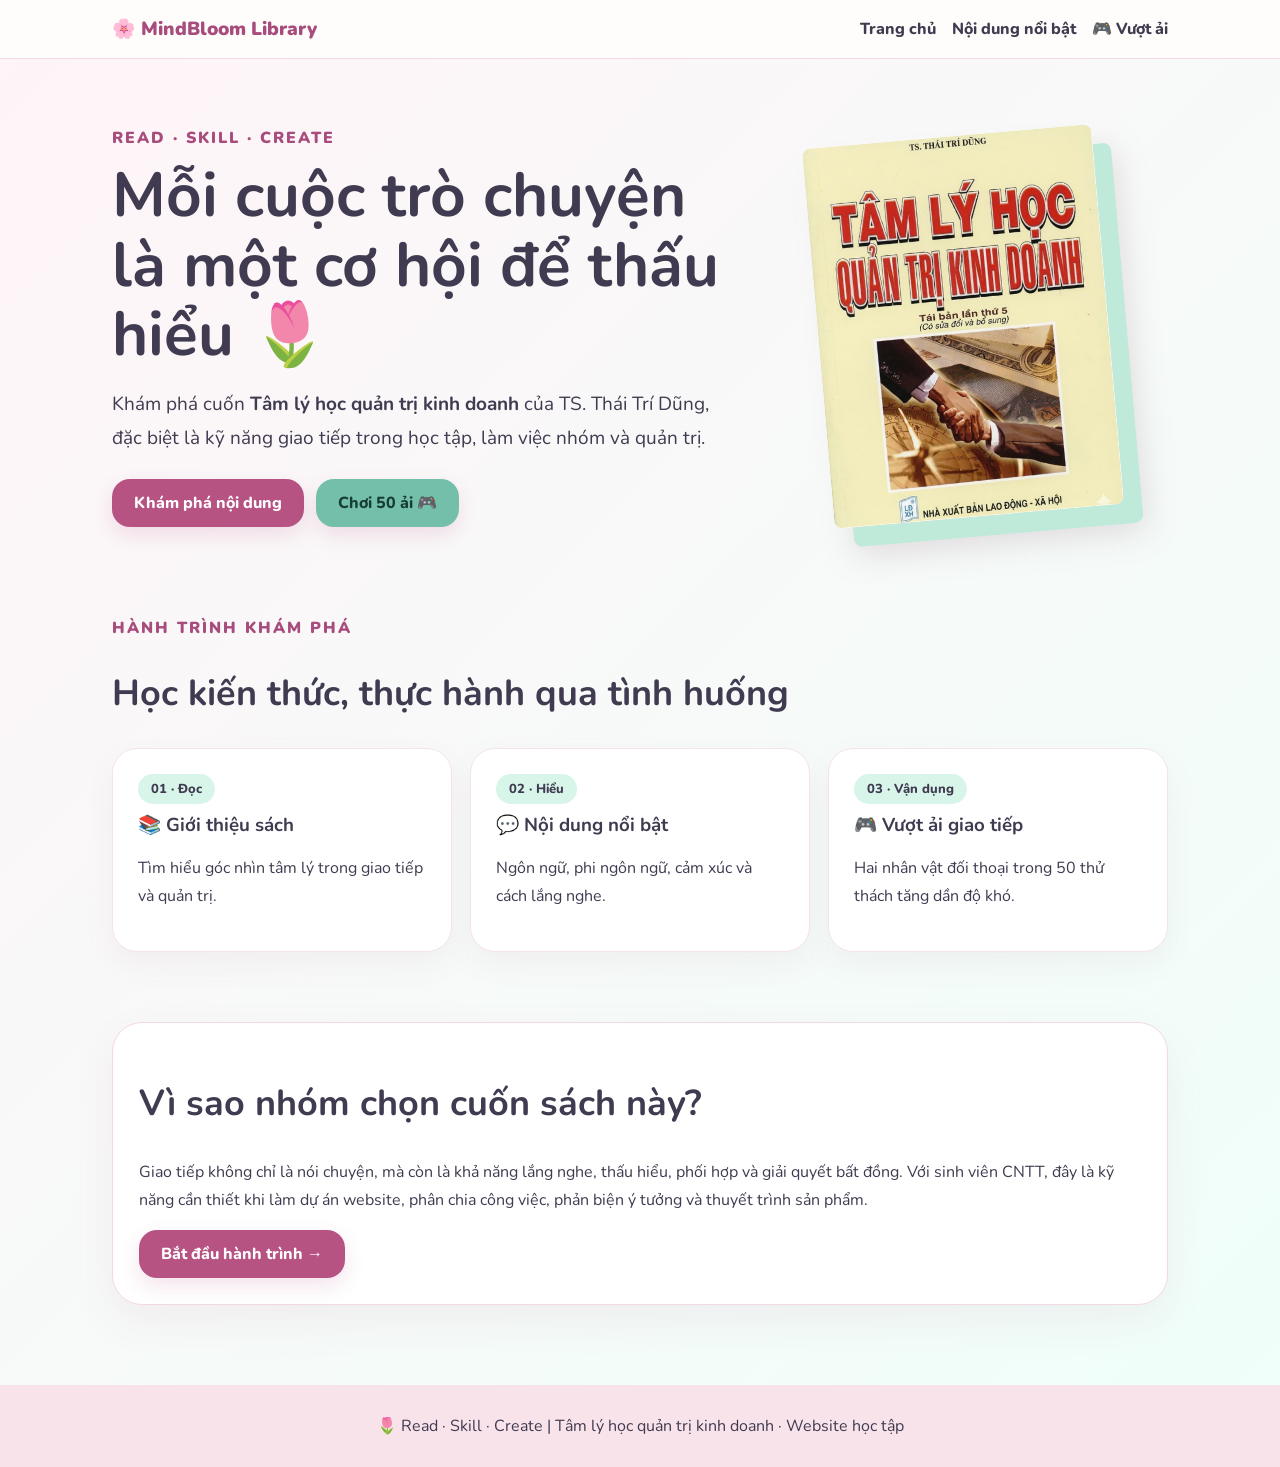
<file: index.html>
<!doctype html>
<html lang="vi">
<head>
  <meta charset="UTF-8">
  <meta name="viewport" content="width=device-width, initial-scale=1">
  <title>Trang chủ | MindBloom</title>
  <link rel="stylesheet" href="style.css">

  <style>
    /* Hiển thị ảnh bìa sách thật */
    .book {
      width: min(290px, 90%);
      aspect-ratio: auto;
      padding: 0;
      border: none;
      background: transparent;
      border-radius: 8px;
      box-shadow:
        18px 20px 0 #bfead9,
        20px 28px 32px #9d7c8a40;
    }

    .book img {
      display: block;
      width: 100%;
      height: auto;
      border-radius: 8px;
    }
  </style>
</head>

<body>
  <header>
    <nav class="nav">
      <a class="brand" href="index.html">
        🌸 MindBloom Library
      </a>

      <div class="links">
        <a href="index.html">Trang chủ</a>
        <a href="noidung.html">Nội dung nổi bật</a>
        <a href="trochoi.html">🎮 Vượt ải</a>
      </div>
    </nav>
  </header>

  <main>
    <section class="hero">
      <div>
        <div class="eyebrow">
          Read · Skill · Create
        </div>

        <h1>
          Mỗi cuộc trò chuyện là một cơ hội
          để thấu hiểu 🌷
        </h1>

        <p class="lead">
          Khám phá cuốn
          <b>Tâm lý học quản trị kinh doanh</b>
          của TS. Thái Trí Dũng, đặc biệt là
          kỹ năng giao tiếp trong học tập,
          làm việc nhóm và quản trị.
        </p>

        <div class="actions">
          <a class="btn" href="noidung.html">
            Khám phá nội dung
          </a>

          <a class="btn mint" href="trochoi.html">
            Chơi 50 ải 🎮
          </a>
        </div>
      </div>

      <!-- Ảnh bìa sách thật -->
      <div class="book">
        <img
          src="bia-sach.png"
          alt="Bìa sách Tâm lý học quản trị kinh doanh của TS. Thái Trí Dũng"
        >
      </div>
    </section>

    <section class="section">
      <span class="eyebrow">
        Hành trình khám phá
      </span>

      <h2>
        Học kiến thức, thực hành qua tình huống
      </h2>

      <div class="cards">
        <article class="card">
          <span class="pill">01 · Đọc</span>
          <h3>📚 Giới thiệu sách</h3>
          <p>
            Tìm hiểu góc nhìn tâm lý
            trong giao tiếp và quản trị.
          </p>
        </article>

        <article class="card">
          <span class="pill">02 · Hiểu</span>
          <h3>💬 Nội dung nổi bật</h3>
          <p>
            Ngôn ngữ, phi ngôn ngữ,
            cảm xúc và cách lắng nghe.
          </p>
        </article>

        <article class="card">
          <span class="pill">03 · Vận dụng</span>
          <h3>🎮 Vượt ải giao tiếp</h3>
          <p>
            Hai nhân vật đối thoại trong
            50 thử thách tăng dần độ khó.
          </p>
        </article>
      </div>
    </section>

    <section class="section game-panel">
      <h2>
        Vì sao nhóm chọn cuốn sách này?
      </h2>

      <p>
        Giao tiếp không chỉ là nói chuyện,
        mà còn là khả năng lắng nghe,
        thấu hiểu, phối hợp và giải quyết
        bất đồng. Với sinh viên CNTT,
        đây là kỹ năng cần thiết khi làm
        dự án website, phân chia công việc,
        phản biện ý tưởng và thuyết trình
        sản phẩm.
      </p>

      <a class="btn" href="trochoi.html">
        Bắt đầu hành trình →
      </a>
    </section>
  </main>

  <footer>
    🌷 Read · Skill · Create |
    Tâm lý học quản trị kinh doanh ·
    Website học tập
  </footer>
</body>
</html>
</file>
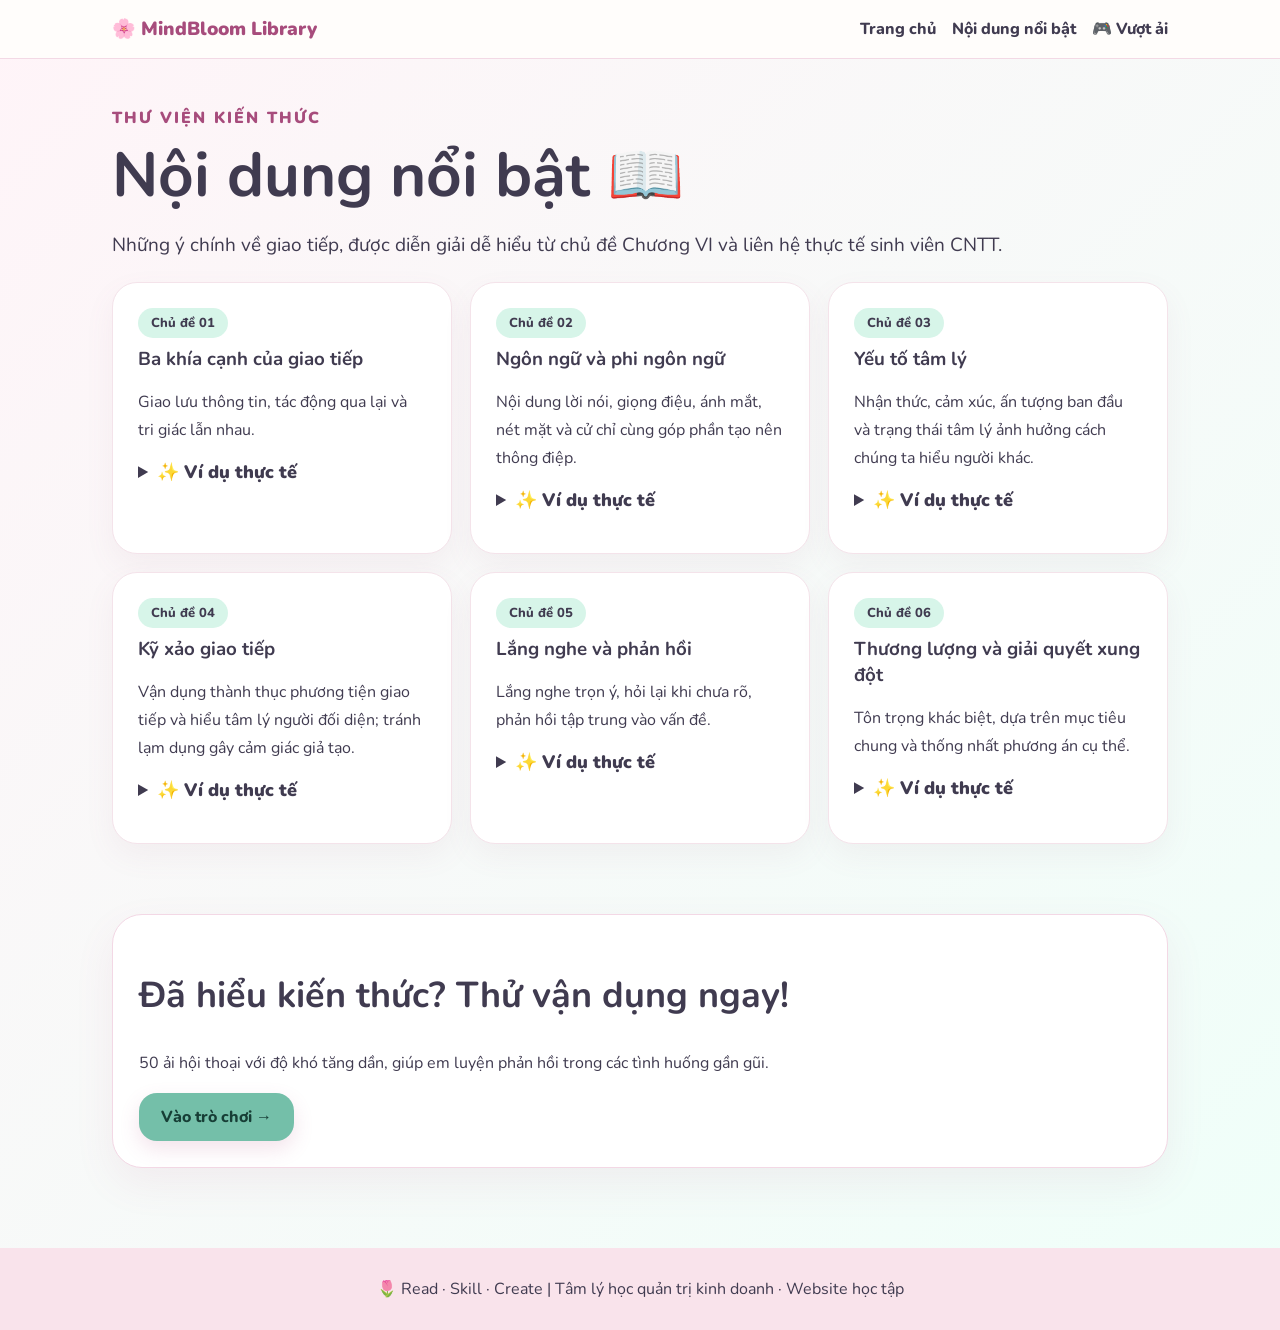
<file: noidung.html>
<!doctype html><html lang="vi"><head><meta charset="UTF-8"><meta name="viewport" content="width=device-width,initial-scale=1"><title>Nội dung nổi bật | MindBloom</title><link rel="stylesheet" href="style.css"></head><body><header><nav class="nav"><a class="brand" href="index.html">🌸 MindBloom Library</a><div class="links"><a href="index.html">Trang chủ</a><a href="noidung.html">Nội dung nổi bật</a><a href="trochoi.html">🎮 Vượt ải</a></div></nav></header><main><div class="eyebrow">Thư viện kiến thức</div><h1>Nội dung nổi bật 📖</h1><p class="lead">Những ý chính về giao tiếp, được diễn giải dễ hiểu từ chủ đề Chương VI và liên hệ thực tế sinh viên CNTT.</p><div class="cards"><article class="card"><span class="pill">Chủ đề 01</span><h3>Ba khía cạnh của giao tiếp</h3><p>Giao lưu thông tin, tác động qua lại và tri giác lẫn nhau.</p><details class="topic"><summary>✨ Ví dụ thực tế</summary><p>Khi làm website, nhóm không chỉ trao đổi nhiệm vụ mà còn phối hợp và hiểu quan điểm của nhau.</p></details></article><article class="card"><span class="pill">Chủ đề 02</span><h3>Ngôn ngữ và phi ngôn ngữ</h3><p>Nội dung lời nói, giọng điệu, ánh mắt, nét mặt và cử chỉ cùng góp phần tạo nên thông điệp.</p><details class="topic"><summary>✨ Ví dụ thực tế</summary><p>Một câu góp ý nhẹ nhàng, kèm thái độ tôn trọng, dễ được tiếp nhận hơn lời nói gay gắt.</p></details></article><article class="card"><span class="pill">Chủ đề 03</span><h3>Yếu tố tâm lý</h3><p>Nhận thức, cảm xúc, ấn tượng ban đầu và trạng thái tâm lý ảnh hưởng cách chúng ta hiểu người khác.</p><details class="topic"><summary>✨ Ví dụ thực tế</summary><p>Khi đang căng thẳng, một tin nhắn ngắn có thể bị hiểu nhầm là khó chịu.</p></details></article><article class="card"><span class="pill">Chủ đề 04</span><h3>Kỹ xảo giao tiếp</h3><p>Vận dụng thành thục phương tiện giao tiếp và hiểu tâm lý người đối diện; tránh lạm dụng gây cảm giác giả tạo.</p><details class="topic"><summary>✨ Ví dụ thực tế</summary><p>Đặt câu hỏi rõ, tóm tắt ý kiến và xác nhận mốc thời gian khi làm nhóm.</p></details></article><article class="card"><span class="pill">Chủ đề 05</span><h3>Lắng nghe và phản hồi</h3><p>Lắng nghe trọn ý, hỏi lại khi chưa rõ, phản hồi tập trung vào vấn đề.</p><details class="topic"><summary>✨ Ví dụ thực tế</summary><p>Thay vì “Bạn làm sai rồi”, hãy nói “Mình cùng xem lại yêu cầu nhé”.</p></details></article><article class="card"><span class="pill">Chủ đề 06</span><h3>Thương lượng và giải quyết xung đột</h3><p>Tôn trọng khác biệt, dựa trên mục tiêu chung và thống nhất phương án cụ thể.</p><details class="topic"><summary>✨ Ví dụ thực tế</summary><p>Khi bất đồng về giao diện, nhóm có thể thử hai bản và đánh giá theo tiêu chí.</p></details></article></div><section class="section game-panel"><h2>Đã hiểu kiến thức? Thử vận dụng ngay!</h2><p>50 ải hội thoại với độ khó tăng dần, giúp em luyện phản hồi trong các tình huống gần gũi.</p><a class="btn mint" href="trochoi.html">Vào trò chơi →</a></section></main><footer>🌷 Read · Skill · Create | Tâm lý học quản trị kinh doanh · Website học tập</footer></body></html>
</file>
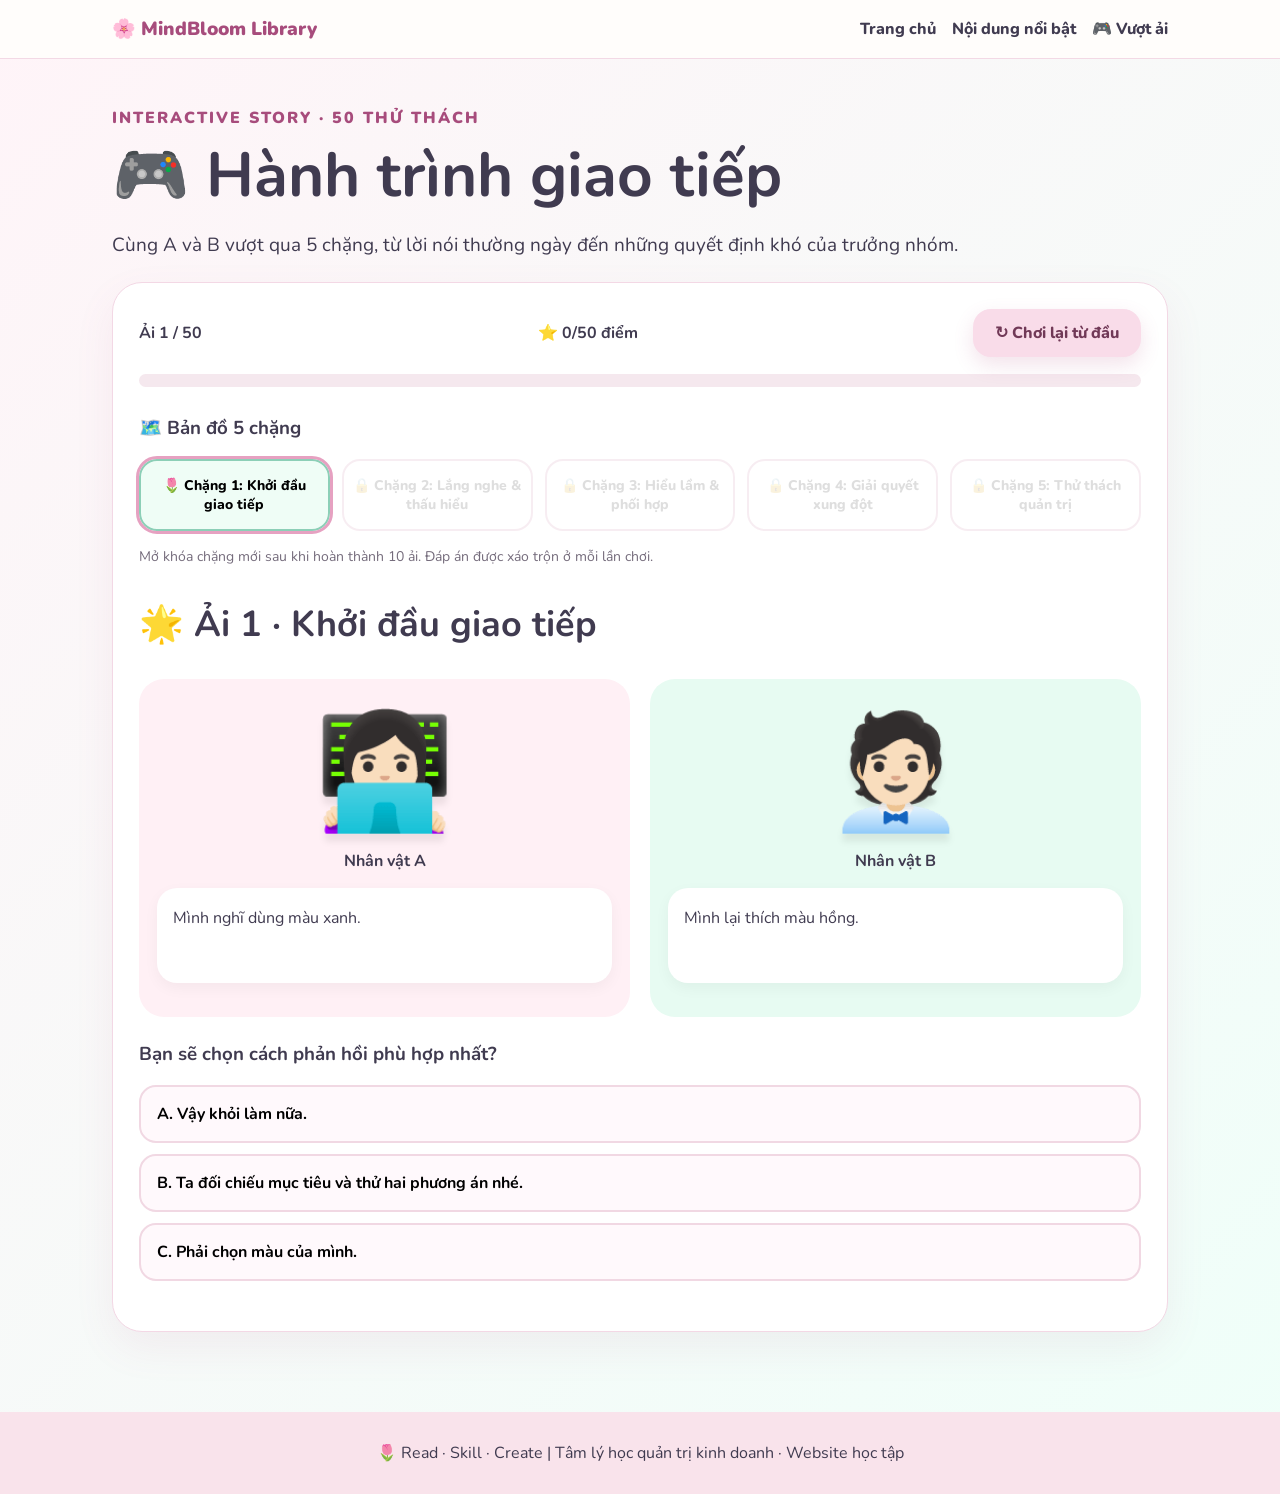
<file: trochoi.html>
<!doctype html><html lang="vi"><head><meta charset="UTF-8"><meta name="viewport" content="width=device-width,initial-scale=1"><title>Trò chơi vượt ải | MindBloom</title><link rel="stylesheet" href="style.css"></head><body><header><nav class="nav"><a class="brand" href="index.html">🌸 MindBloom Library</a><div class="links"><a href="index.html">Trang chủ</a><a href="noidung.html">Nội dung nổi bật</a><a href="trochoi.html">🎮 Vượt ải</a></div></nav></header><main><div class="eyebrow">Interactive story · 50 thử thách</div><h1>🎮 Hành trình giao tiếp</h1><p class="lead">Cùng A và B vượt qua 5 chặng, từ lời nói thường ngày đến những quyết định khó của trưởng nhóm.</p><section class="game-panel"><div class="game-top"><b id="status">Ải 1 / 50</b><b id="score">⭐ 0 điểm</b><button class="btn soft" id="reset">↻ Chơi lại từ đầu</button></div><div class="bar"><span id="progress" style="width:2%"></span></div><h3>🗺️ Bản đồ 5 chặng</h3><div class="levelgrid" id="levels"></div><p class="note">Mở khóa chặng mới sau khi hoàn thành 10 ải. Đáp án được xáo trộn ở mỗi lần chơi.</p><div id="scene" class="fade"><h2 id="heading">Ải 1</h2><div class="stage"><div class="character"><div class="avatar">👩🏻‍💻</div><b>Nhân vật A</b><p class="speech" id="a"></p></div><div class="character"><div class="avatar">🧑🏻‍💼</div><b>Nhân vật B</b><p class="speech" id="b"></p></div></div><h3 id="question"></h3><div class="answers" id="answers"></div><div id="feedback" class="feedback hidden" aria-live="polite"></div><div class="actions"><button class="btn mint hidden" id="next">Tiếp tục →</button></div></div><div id="finish" class="hidden"><h2>🏆 Hoàn thành 50 ải!</h2><p id="result"></p><button class="btn" id="again">Chơi lại với đáp án mới</button></div></section></main><footer>🌷 Read · Skill · Create | Tâm lý học quản trị kinh doanh · Website học tập</footer><script src="data.js"></script><script>
const $ = id => document.getElementById(id);

const levels = [
  'Khởi đầu giao tiếp',
  'Lắng nghe & thấu hiểu',
  'Hiểu lầm & phối hợp',
  'Giải quyết xung đột',
  'Thử thách quản trị'
];

const TOTAL = 50;
const KEY = 'mindbloom50_v3';

let index = 0;
let score = 0;
let answered = false;
let order = [];
let results = {};
let unlocked = 0;

function shuffle(arr) {
  const a = [...arr];
  for (let i = a.length - 1; i > 0; i--) {
    const j = Math.floor(Math.random() * (i + 1));
    [a[i], a[j]] = [a[j], a[i]];
  }
  return a;
}

function updateScore() {
  score = Math.min(
    TOTAL,
    Object.values(results).filter(v => v === true).length
  );
}

function save() {
  try {
    localStorage.setItem(KEY, JSON.stringify({
      index, order, results, unlocked
    }));
  } catch (e) {}
}

function reset(render = true) {
  index = 0;
  score = 0;
  answered = false;
  unlocked = 0;
  results = {};
  order = [];

  for (let k = 0; k < 5; k++) {
    const group = Array.from(
      { length: 10 },
      (_, j) => k * 10 + j
    );
    order.push(...shuffle(group));
  }

  // Xóa dữ liệu cũ bị cộng dồn điểm.
  try {
    localStorage.removeItem('mindbloom50');
    localStorage.removeItem('mindbloom50_v2');
    localStorage.removeItem(KEY);
  } catch (e) {}

  save();
  if (render) draw();
}

function load() {
  try {
    const s = JSON.parse(localStorage.getItem(KEY));

    if (
      s &&
      Number.isInteger(s.index) &&
      s.index >= 0 &&
      s.index <= TOTAL &&
      Array.isArray(s.order) &&
      s.order.length === TOTAL &&
      new Set(s.order).size === TOTAL &&
      s.order.every(n =>
        Number.isInteger(n) && n >= 0 && n < TOTAL
      ) &&
      s.results &&
      typeof s.results === 'object' &&
      !Array.isArray(s.results)
    ) {
      index = s.index;
      order = s.order;
      results = {};

      for (const [key, value] of Object.entries(s.results)) {
        const n = Number(key);
        if (
          Number.isInteger(n) &&
          n >= 0 &&
          n < TOTAL &&
          (value === true || value === false)
        ) {
          results[n] = value;
        }
      }

      unlocked = Math.min(
        TOTAL,
        Math.max(index, Number(s.unlocked) || 0)
      );

      updateScore();
      return;
    }
  } catch (e) {}

  reset(false);
}

function map() {
  const max = Math.min(4, Math.floor(unlocked / 10));
  const current = Math.min(4, Math.floor(index / 10));

  $('levels').innerHTML = '';

  levels.forEach((name, i) => {
    const btn = document.createElement('button');

    btn.className = 'levelbtn ' +
      (i <= max ? 'open ' : '') +
      (i === current ? 'active' : '');

    btn.disabled = i > max;
    btn.textContent =
      (i > max ? '🔒 ' : '🌷 ') +
      `Chặng ${i + 1}: ${name}`;

    btn.onclick = () => {
      if (i <= max) {
        index = i * 10;
        save();
        draw();
      }
    };

    $('levels').appendChild(btn);
  });
}

function draw() {
  updateScore();
  map();

  $('score').textContent = `⭐ ${score}/50 điểm`;
  $('progress').style.width =
    `${Math.min(100, index / TOTAL * 100)}%`;

  $('status').textContent =
    index >= TOTAL
      ? 'Đã hoàn thành'
      : `Ải ${index + 1} / 50`;

  if (index >= TOTAL) {
    $('scene').classList.add('hidden');
    $('finish').classList.remove('hidden');
    $('result').textContent =
      `Em đạt ${score}/50 điểm. Chúc mừng em đã hoàn thành!`;
    return;
  }

  $('scene').classList.remove('hidden');
  $('finish').classList.add('hidden');
  $('feedback').classList.add('hidden');
  $('next').classList.add('hidden');

  const id = order[index];
  const s = SCENARIOS[id];

  answered = Object.prototype.hasOwnProperty.call(results, id);

  $('heading').textContent =
    `🌟 Ải ${index + 1} · ${levels[Math.floor(index / 10)]}`;

  $('a').textContent = s.a;
  $('b').textContent = s.b;
  $('question').textContent = s.q;
  $('answers').innerHTML = '';

  const options = shuffle(
    s.opts.map((text, i) => ({
      text,
      correct: i === 0
    }))
  );

  options.forEach((option, i) => {
    const btn = document.createElement('button');
    btn.className = 'option';
    btn.textContent =
      String.fromCharCode(65 + i) + '. ' + option.text;

    if (answered) {
      btn.disabled = true;
      if (option.correct) {
        btn.classList.add('correct');
      }
    } else {
      btn.onclick = () => choose(option, btn, s);
    }

    $('answers').appendChild(btn);
  });

  if (answered) {
    $('feedback').textContent =
      '📖 Câu này đã được trả lời và tính điểm. ' +
      s.why +
      ' Đáp án phù hợp: “' + s.opts[0] + '”';

    $('feedback').classList.remove('hidden');
    $('next').classList.remove('hidden');
  }
}

function choose(option, btn, scenario) {
  const id = order[index];

  // Một câu chỉ được tính điểm một lần.
  if (
    answered ||
    Object.prototype.hasOwnProperty.call(results, id)
  ) return;

  answered = true;
  results[id] = option.correct;

  updateScore();

  document.querySelectorAll('.option').forEach(b => {
    b.disabled = true;

    if (b.textContent.slice(3) === scenario.opts[0]) {
      b.classList.add('correct');
    }
  });

  if (!option.correct) {
    btn.classList.add('wrong');
  }

  $('feedback').textContent =
    (option.correct
      ? '✅ Chính xác! '
      : '💡 Chưa phù hợp. ') +
    scenario.why +
    ' Cách phản hồi gợi ý: “' +
    scenario.opts[0] + '”';

  $('feedback').classList.remove('hidden');
  $('next').classList.remove('hidden');
  $('score').textContent = `⭐ ${score}/50 điểm`;

  save();
}

$('next').onclick = () => {
  if (!answered) return;

  index = Math.min(TOTAL, index + 1);
  unlocked = Math.max(unlocked, index);

  save();
  draw();

  if (index < TOTAL) {
    $('scene').scrollIntoView({
      behavior: 'smooth',
      block: 'start'
    });
  }
};

$('reset').onclick = () => {
  if (confirm('Chơi lại từ đầu? Điểm sẽ trở về 0/50.')) {
    reset();
  }
};

$('again').onclick = () => reset();

load();
draw();

</script></body></html>
</file>
<file: style.css>
@import url('https://fonts.googleapis.com/css2?family=Nunito:wght@400;600;700;800;900&display=swap');:root{--pink:#f7cddd;--mint:#c5f0e1;--ink:#403b50;--accent:#b65383;--white:#fffdfb}*{box-sizing:border-box}body{margin:0;font-family:Nunito,Arial,sans-serif;color:var(--ink);background:linear-gradient(135deg,#fff4f8,#effff9)}header{position:sticky;top:0;z-index:9;background:#fffdfbef;backdrop-filter:blur(12px);border-bottom:1px solid #f3d9e5}.nav{max-width:1100px;margin:auto;padding:16px 22px;display:flex;justify-content:space-between;align-items:center;gap:14px}.brand{font-size:19px;font-weight:900;color:#a74c7c;text-decoration:none}.links{display:flex;gap:16px;flex-wrap:wrap}.links a{color:var(--ink);text-decoration:none;font-weight:800}.links a:hover{color:var(--accent)}main{max-width:1100px;margin:auto;padding:48px 22px 80px}.hero{display:grid;grid-template-columns:1.2fr .8fr;gap:30px;align-items:center;min-height:440px}.eyebrow{color:#a74c7c;font-weight:900;letter-spacing:2px;text-transform:uppercase}h1{font-size:clamp(34px,5vw,62px);line-height:1.12;margin:12px 0}h2{font-size:clamp(25px,3vw,36px)}p{line-height:1.75}.lead{font-size:19px}.btn{border:0;background:#b65383;color:white;padding:13px 22px;border-radius:18px;font:800 16px Nunito;cursor:pointer;text-decoration:none;display:inline-block;box-shadow:0 8px 20px #b6538329;transition:.2s}.btn:hover{transform:translateY(-3px)}.btn.mint{background:#74bfa9;color:#173e36}.btn.soft{background:#f9dce9;color:#713957}.actions{display:flex;gap:12px;flex-wrap:wrap;margin-top:24px}.book{margin:auto;width:min(290px,90%);aspect-ratio:3/4;background:linear-gradient(145deg,#f9d0df,#e6a9c5);border-radius:9px 22px 22px 9px;box-shadow:18px 20px 0 #bfead9,20px 28px 32px #9d7c8a40;display:flex;flex-direction:column;justify-content:center;text-align:center;padding:24px;border-left:12px solid #bd7096;transform:rotate(-5deg);animation:float 4s ease-in-out infinite}.book strong{font-size:29px;line-height:1.25}.book small{margin-top:20px}.section{margin-top:70px}.cards{display:grid;grid-template-columns:repeat(3,1fr);gap:18px}.card{background:#fff;border:1px solid #f4e3ea;border-radius:25px;padding:25px;box-shadow:0 12px 30px #956a7b12;transition:.2s}.card:hover{transform:translateY(-5px)}.card h3{margin:8px 0}.pill{display:inline-block;background:#d7f5e9;border-radius:50px;padding:6px 13px;font-weight:800;font-size:13px}.topic{margin:16px 0}.topic summary{cursor:pointer;font-size:18px;font-weight:900}.topic p{margin-bottom:0}.game-panel{background:white;border-radius:30px;padding:26px;border:1px solid #f3d8e5;box-shadow:0 16px 40px #b6538315}.game-top{display:flex;justify-content:space-between;align-items:center;gap:10px;flex-wrap:wrap}.bar{height:13px;border-radius:20px;background:#f5e8ee;overflow:hidden;margin:17px 0 28px}.bar span{display:block;height:100%;background:linear-gradient(90deg,#ef9fc4,#8ed9bf);transition:width .4s}.stage{display:grid;grid-template-columns:1fr 1fr;gap:20px;margin:24px 0}.character{text-align:center;background:#fff0f5;border-radius:25px;padding:18px;position:relative;animation:pop .5s}.character:nth-child(2){background:#e7fbf2}.avatar{font-size:clamp(62px,9vw,112px);filter:drop-shadow(0 8px 3px #00000012);animation:float 3.4s ease-in-out infinite}.character:nth-child(2) .avatar{animation-delay:.6s}.speech{background:#fff;border-radius:20px;padding:16px;min-height:95px;box-shadow:0 5px 15px #0000000b;text-align:left}.answers{display:grid;gap:11px}.option{border:2px solid #f1d8e3;border-radius:17px;background:#fff9fc;text-align:left;padding:16px;font:700 16px Nunito;cursor:pointer;transition:.2s}.option:hover:not(:disabled){border-color:#b65383;transform:translateX(4px)}.option:disabled{cursor:default}.option.correct{background:#ddf7ea;border-color:#5aa98b}.option.wrong{background:#ffe5e8;border-color:#e88899}.feedback{padding:18px;background:#f3fbf7;border-radius:18px;margin-top:17px}.hidden{display:none!important}.levelgrid{display:grid;grid-template-columns:repeat(5,1fr);gap:12px}.levelbtn{border:2px solid #efd8e3;border-radius:18px;padding:15px 8px;background:white;cursor:pointer;font:800 14px Nunito}.levelbtn:disabled{opacity:.45;cursor:not-allowed}.levelbtn.open{border-color:#8ccfb7;background:#effdf6}.levelbtn.active{outline:3px solid #e6a1c1}.note{font-size:14px;color:#756c7c}footer{text-align:center;padding:30px;background:#f9e3eb}.fade{animation:pop .5s}@keyframes pop{from{opacity:0;transform:translateY(12px)}to{opacity:1;transform:translateY(0)}}@keyframes float{50%{transform:translateY(-9px)}}@media(max-width:700px){.hero{grid-template-columns:1fr}.cards{grid-template-columns:1fr}.levelgrid{grid-template-columns:repeat(2,1fr)}.nav{flex-direction:column}.stage{gap:9px}.character{padding:10px}.speech{padding:11px;font-size:14px}.game-panel{padding:16px}main{padding-top:30px}}
</file>
